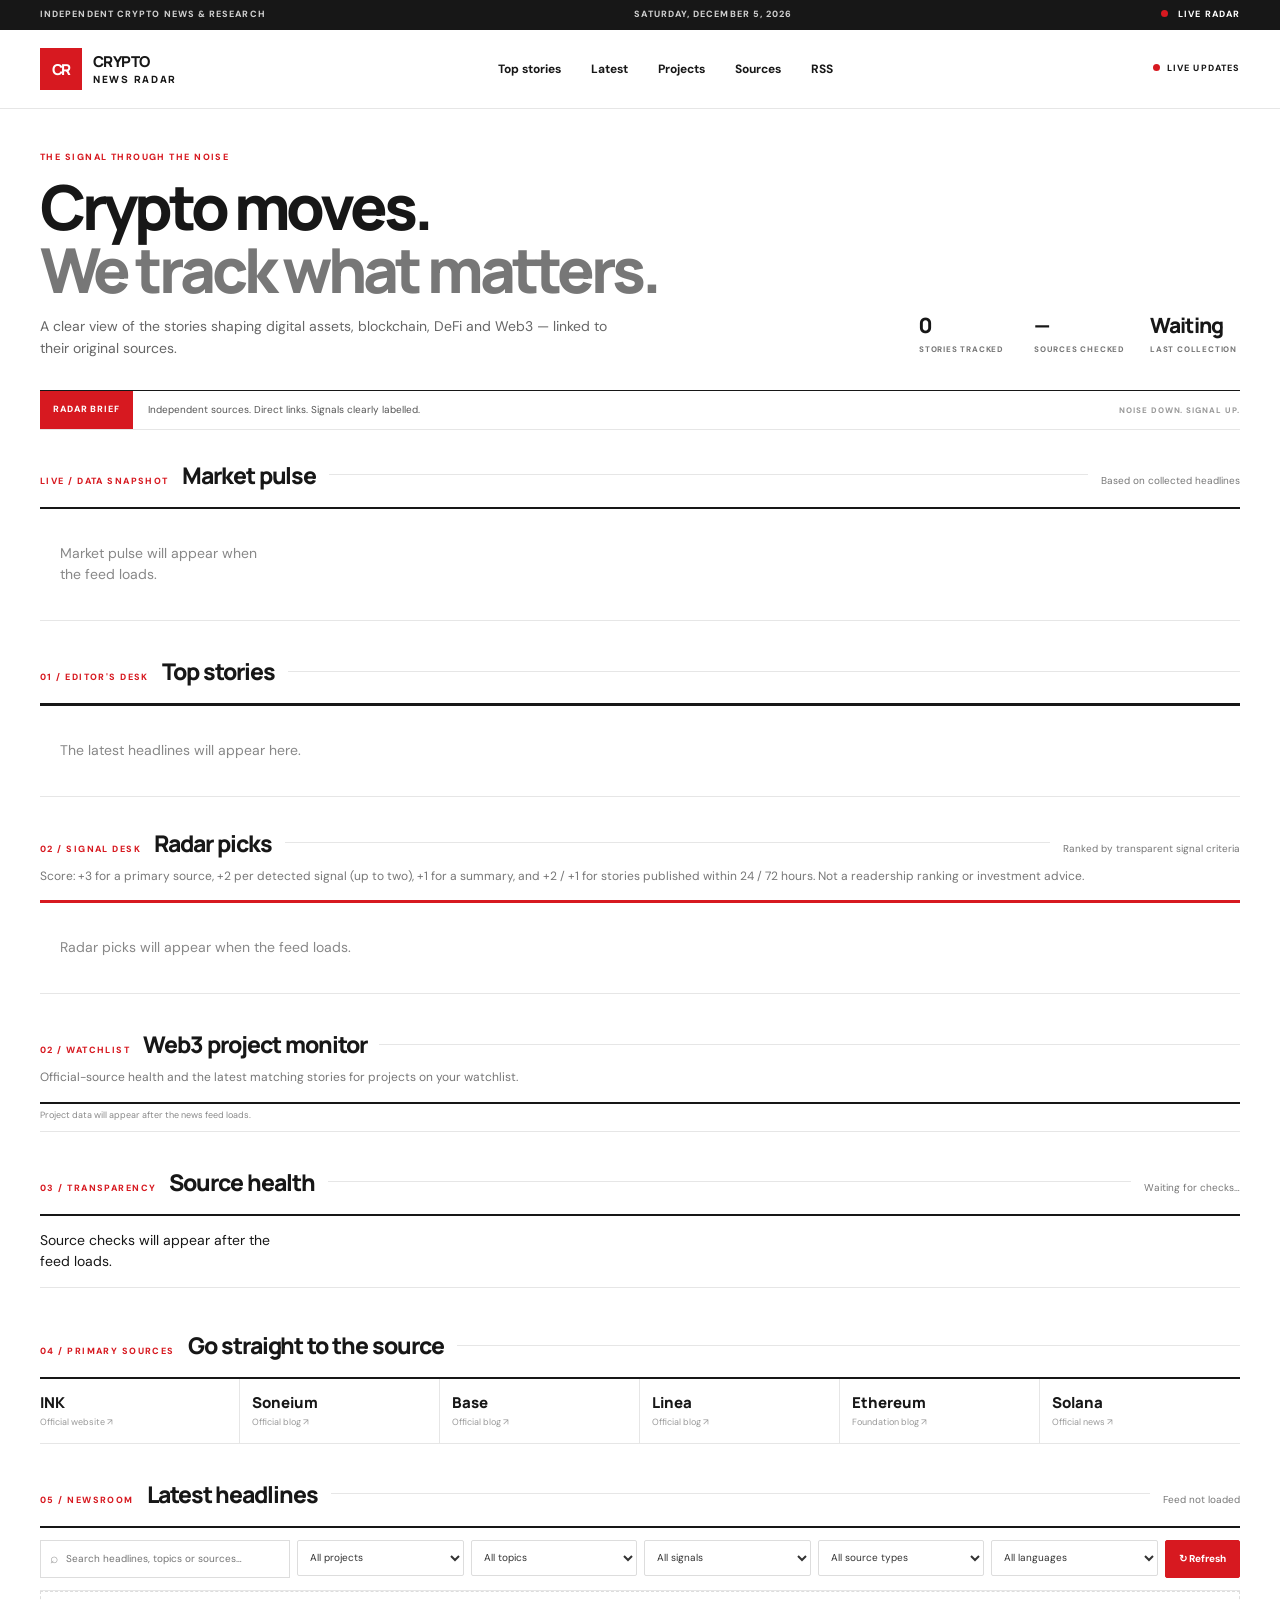
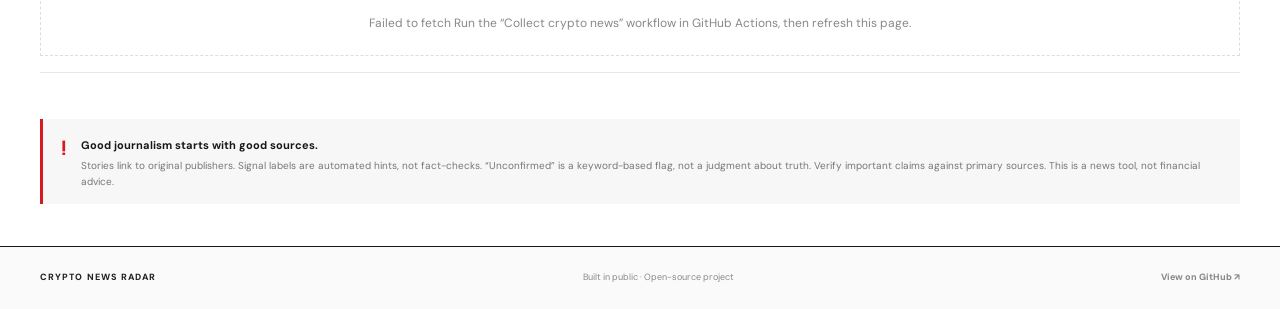
<file: index.html>
<!doctype html>
<html lang="en">
<head>
  <meta charset="utf-8">
  <meta name="viewport" content="width=device-width, initial-scale=1">
  <meta name="theme-color" content="#ffffff">
  <meta name="description" content="Independent crypto news, blockchain updates, DeFi research and Web3 signals — tracked from original sources.">
  <link rel="canonical" href="https://pavel9213.github.io/crypto-news-radar/">
  <link rel="alternate" type="application/rss+xml" title="Crypto News Radar RSS" href="https://pavel9213.github.io/crypto-news-radar/feed.xml">
  <meta property="og:type" content="website">
  <meta property="og:site_name" content="Crypto News Radar">
  <meta property="og:title" content="Crypto News Radar — The crypto briefing">
  <meta property="og:description" content="Independent crypto news, blockchain updates, DeFi research and Web3 signals — tracked from original sources.">
  <meta property="og:url" content="https://pavel9213.github.io/crypto-news-radar/">
  <meta name="twitter:card" content="summary">
  <meta name="twitter:title" content="Crypto News Radar — The crypto briefing">
  <meta name="twitter:description" content="Independent crypto news, blockchain updates, DeFi research and Web3 signals — tracked from original sources.">
  <title>Crypto News Radar — The crypto briefing</title>
  <script type="application/ld+json">
  {"@context":"https://schema.org","@type":"WebSite","name":"Crypto News Radar","url":"https://pavel9213.github.io/crypto-news-radar/","description":"Independent crypto news, blockchain updates, DeFi research and Web3 signals — tracked from original sources."}
  </script>
  <link rel="preconnect" href="https://fonts.googleapis.com">
  <link rel="preconnect" href="https://fonts.gstatic.com" crossorigin>
  <link href="https://fonts.googleapis.com/css2?family=DM+Sans:wght@400;500;600;700;800&family=Manrope:wght@400;500;600;700;800&display=swap" rel="stylesheet">
  <link rel="stylesheet" href="styles.css">
  <script src="app.js?v=20261105-2" defer></script>
</head>
<body>
  <div class="edition-bar"><div class="container edition-inner"><span>INDEPENDENT CRYPTO NEWS &amp; RESEARCH</span><span id="edition-date">THE DAILY BRIEFING</span><span class="edition-live"><i></i> LIVE RADAR</span></div></div>
  <header class="topbar">
    <div class="container topbar-inner">
      <a class="brand" href="./" aria-label="Crypto News Radar home"><span class="brand-mark">CR</span><span class="brand-name">CRYPTO<span>NEWS RADAR</span></span></a>
      <nav class="main-nav" aria-label="Main navigation">
        <a href="#top-stories">Top stories</a><a href="#news">Latest</a><a href="#project-monitor">Projects</a><a href="#sources">Sources</a><a href="feed.xml">RSS</a>
      </nav>
      <div class="header-status"><span class="live-dot"></span><span>LIVE UPDATES</span></div>
    </div>
  </header>

  <main class="container">
    <section class="masthead">
      <div><p class="eyebrow">THE SIGNAL THROUGH THE NOISE</p><h1>Crypto moves.<br><span>We track what matters.</span></h1><p class="masthead-copy">A clear view of the stories shaping digital assets, blockchain, DeFi and Web3 — linked to their original sources.</p></div>
      <div class="stats" aria-live="polite">
        <div><strong id="total-count">—</strong><span>STORIES TRACKED</span></div>
        <div><strong id="source-count">—</strong><span>SOURCES CHECKED</span></div>
        <div><strong id="updated-at">Waiting</strong><span>LAST COLLECTION</span></div>
      </div>
    </section>

    <div class="ticker" aria-label="Newsroom note"><span class="ticker-label">RADAR BRIEF</span><span>Independent sources. Direct links. Signals clearly labelled.</span><span class="ticker-right">NOISE DOWN. SIGNAL UP.</span></div>

    <section id="market-pulse" class="market-pulse-section" aria-labelledby="market-pulse-heading">
      <div class="section-kicker"><span>LIVE / DATA SNAPSHOT</span><h2 id="market-pulse-heading">Market pulse</h2><span class="section-rule"></span><span class="section-summary">Based on collected headlines</span></div>
      <div id="market-pulse-grid" class="market-pulse-grid" aria-live="polite"><p class="loading-note">Market pulse will appear when the feed loads.</p></div>
    </section>

    <section id="top-stories" class="top-stories-section" aria-labelledby="top-stories-heading">
      <div class="section-kicker"><span>01 / EDITOR'S DESK</span><h2 id="top-stories-heading">Top stories</h2><span class="section-rule"></span></div>
      <div id="top-stories-grid" class="top-stories-grid"><p class="loading-note">The latest headlines will appear here.</p></div>
    </section>

    <section id="radar-picks" class="radar-picks-section" aria-labelledby="radar-picks-heading">
      <div class="section-kicker"><span>02 / SIGNAL DESK</span><h2 id="radar-picks-heading">Radar picks</h2><span class="section-rule"></span><span class="section-summary">Ranked by transparent signal criteria</span></div>
      <p class="section-intro">Score: +3 for a primary source, +2 per detected signal (up to two), +1 for a summary, and +2 / +1 for stories published within 24 / 72 hours. Not a readership ranking or investment advice.</p>
      <div id="radar-picks-grid" class="radar-picks-grid" aria-live="polite"><p class="loading-note">Radar picks will appear when the feed loads.</p></div>
    </section>

    <section id="project-monitor" class="project-monitor-section" aria-labelledby="project-monitor-heading">
      <div class="section-kicker"><span>02 / WATCHLIST</span><h2 id="project-monitor-heading">Web3 project monitor</h2><span class="section-rule"></span></div>
      <p class="section-intro">Official-source health and the latest matching stories for projects on your watchlist.</p>
      <div id="project-monitor-grid" class="project-monitor-grid" aria-live="polite"><p class="project-monitor-empty">Project data will appear after the news feed loads.</p></div>
    </section>

    <section id="sources" class="source-health-section" aria-labelledby="source-health-heading">
      <div class="section-kicker"><span>03 / TRANSPARENCY</span><h2 id="source-health-heading">Source health</h2><span class="section-rule"></span><span id="source-health-summary" class="section-summary">Waiting for checks…</span></div>
      <div id="source-health-grid" class="source-health-grid" aria-live="polite"><p class="source-health-empty">Source checks will appear after the feed loads.</p></div>
      <p id="source-health-updated" class="source-health-updated"></p>
    </section>

    <section class="official-section" aria-labelledby="official-heading">
      <div class="section-kicker"><span>04 / PRIMARY SOURCES</span><h2 id="official-heading">Go straight to the source</h2><span class="section-rule"></span></div>
      <div class="official-grid">
        <a class="official-card" href="https://inkonchain.com/" target="_blank" rel="noopener noreferrer"><strong>INK</strong><span>Official website ↗</span></a>
        <a class="official-card" href="https://soneium.org/en/blog" target="_blank" rel="noopener noreferrer"><strong>Soneium</strong><span>Official blog ↗</span></a>
        <a class="official-card" href="https://www.base.org/blog" target="_blank" rel="noopener noreferrer"><strong>Base</strong><span>Official blog ↗</span></a>
        <a class="official-card" href="https://linea.build/blog" target="_blank" rel="noopener noreferrer"><strong>Linea</strong><span>Official blog ↗</span></a>
        <a class="official-card" href="https://blog.ethereum.org/" target="_blank" rel="noopener noreferrer"><strong>Ethereum</strong><span>Foundation blog ↗</span></a>
        <a class="official-card" href="https://solana.com/news" target="_blank" rel="noopener noreferrer"><strong>Solana</strong><span>Official news ↗</span></a>
      </div>
    </section>

    <section id="news" class="news-section" aria-labelledby="news-heading">
      <div class="section-kicker"><span>05 / NEWSROOM</span><h2 id="news-heading">Latest headlines</h2><span class="section-rule"></span><span id="result-count" class="section-summary">Preparing feed…</span></div>
      <section class="toolbar" aria-label="News filters">
        <label class="search-wrap"><span class="sr-only">Search stories</span><span aria-hidden="true">⌕</span><input id="search" type="search" placeholder="Search headlines, topics or sources…"></label>
        <label><span class="sr-only">Filter by project</span><select id="project"><option value="">All projects</option></select></label>
        <label><span class="sr-only">Filter by topic</span><select id="topic"><option value="">All topics</option></select></label>
        <label><span class="sr-only">Filter by signal</span><select id="signal"><option value="">All signals</option><option value="tge">TGE / token launch</option><option value="airdrop">Airdrops</option><option value="snapshot">Snapshots</option><option value="security">Security alerts</option><option value="regulation">Regulation</option><option value="unconfirmed">Unconfirmed / rumors</option></select></label>
        <label><span class="sr-only">Filter by source type</span><select id="trust"><option value="">All source types</option><option value="primary">Primary sources</option><option value="media">Media reports</option></select></label>
        <label><span class="sr-only">Filter by language</span><select id="language"><option value="">All languages</option></select></label>
        <button id="refresh" type="button">↻ Refresh</button>
      </section>
      <div id="status" class="status" role="status">Loading collected news…</div>
      <section id="news-grid" class="news-grid" aria-label="Collected news stories"></section>
      <div id="empty-state" class="empty-state" hidden><span aria-hidden="true">◌</span><h3>No stories match those filters</h3><p>Try a different search or clear one of the filters.</p><button id="clear-filters" type="button">Clear filters</button></div>
    </section>

    <section class="trust-note"><span class="trust-icon" aria-hidden="true">!</span><div><strong>Good journalism starts with good sources.</strong><p>Stories link to original publishers. Signal labels are automated hints, not fact-checks. “Unconfirmed” is a keyword-based flag, not a judgment about truth. Verify important claims against primary sources. This is a news tool, not financial advice.</p></div></section>
  </main>
  <footer><div class="container footer-inner"><span class="footer-brand">CRYPTO NEWS RADAR</span><span>Built in public · Open-source project</span><a href="https://github.com/pavel9213/crypto-news-radar">View on GitHub ↗</a></div></footer>
</body>
</html>
</file>
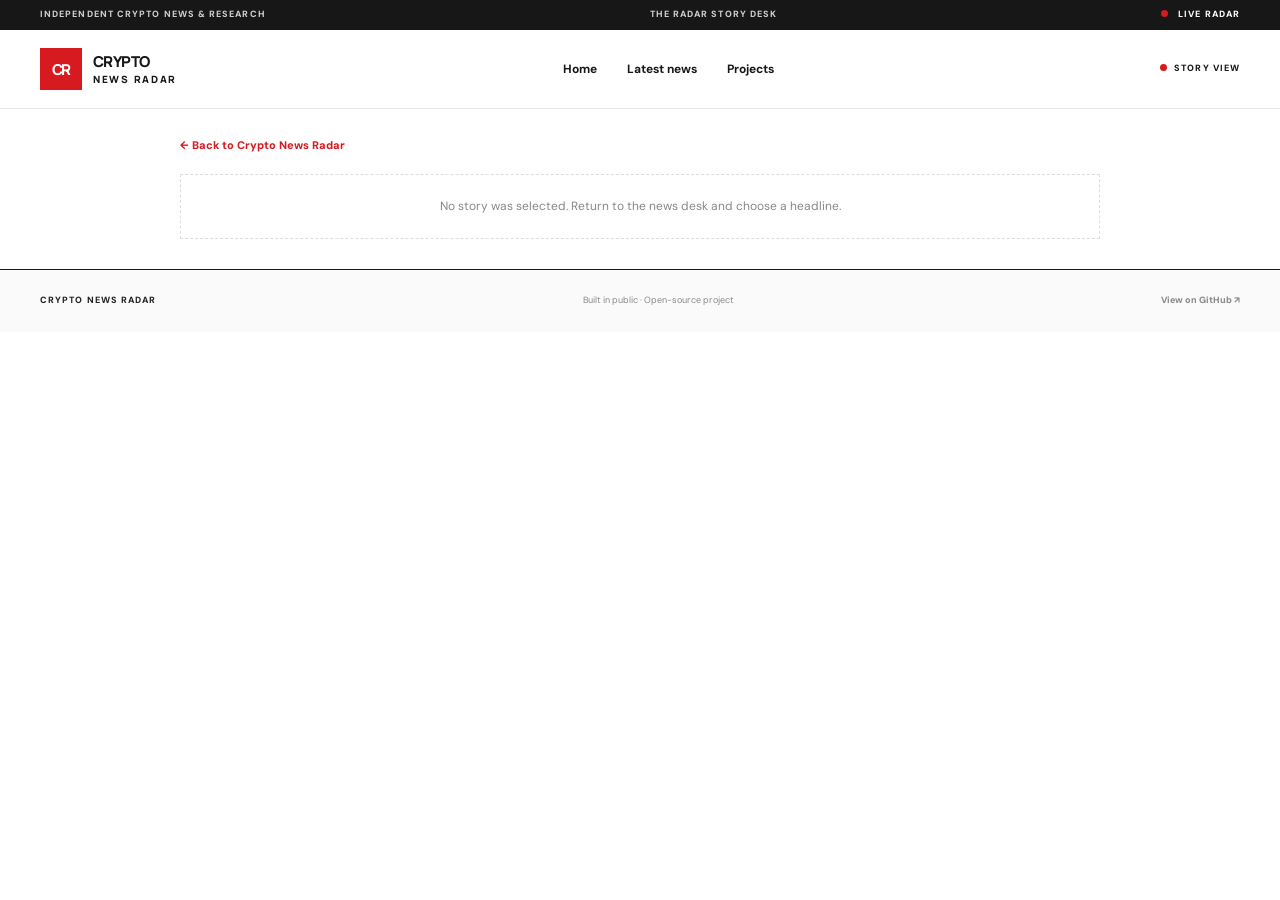
<file: story.html>
<!doctype html>
<html lang="en">
<head>
  <meta charset="utf-8">
  <meta name="viewport" content="width=device-width, initial-scale=1">
  <meta name="theme-color" content="#ffffff">
  <meta name="description" content="Browse crypto headlines, source context and detected Web3 signals on Crypto News Radar.">
  <meta name="robots" content="noindex,follow">
  <link rel="alternate" type="application/rss+xml" title="Crypto News Radar RSS" href="feed.xml">
  <meta property="og:type" content="website">
  <meta property="og:site_name" content="Crypto News Radar">
  <meta name="twitter:card" content="summary">
  <title>Story — Crypto News Radar</title>
  <link rel="preconnect" href="https://fonts.googleapis.com">
  <link rel="preconnect" href="https://fonts.gstatic.com" crossorigin>
  <link href="https://fonts.googleapis.com/css2?family=DM+Sans:wght@400;500;600;700;800&family=Manrope:wght@400;500;600;700;800&display=swap" rel="stylesheet">
  <link rel="stylesheet" href="styles.css">
  <script src="article.js" defer></script>
</head>
<body class="article-page">
  <div class="edition-bar"><div class="container edition-inner"><span>INDEPENDENT CRYPTO NEWS &amp; RESEARCH</span><span>THE RADAR STORY DESK</span><span class="edition-live"><i></i> LIVE RADAR</span></div></div>
  <header class="topbar">
    <div class="container topbar-inner">
      <a class="brand" href="./" aria-label="Crypto News Radar home"><span class="brand-mark">CR</span><span class="brand-name">CRYPTO<span>NEWS RADAR</span></span></a>
      <nav class="main-nav" aria-label="Main navigation"><a href="./">Home</a><a href="./#news">Latest news</a><a href="./#project-monitor">Projects</a></nav>
      <div class="header-status"><span class="live-dot"></span><span>STORY VIEW</span></div>
    </div>
  </header>
  <main class="container article-main">
    <a class="article-back" href="./">← Back to Crypto News Radar</a>
    <div id="article-status" class="status" role="status">Loading story…</div>
    <article id="article-content" class="article-content" hidden></article>
    <section id="related-section" class="related-section" hidden>
      <div class="section-kicker"><span>MORE TO EXPLORE</span><h2>Related stories</h2><span class="section-rule"></span></div>
      <div id="related-stories" class="related-stories"></div>
    </section>
  </main>
  <footer><div class="container footer-inner"><span class="footer-brand">CRYPTO NEWS RADAR</span><span>Built in public · Open-source project</span><a href="https://github.com/pavel9213/crypto-news-radar">View on GitHub ↗</a></div></footer>
</body>
</html>
</file>
<file: styles.css>
:root{color-scheme:light;--bg:#fff;--paper:#fff;--ink:#171717;--muted:#737373;--line:#e6e6e6;--soft:#f6f6f6;--red:#d71920;--red-dark:#b81219;--radius:3px}
*{box-sizing:border-box}html{min-width:320px;scroll-behavior:smooth;background:var(--bg)}body{margin:0;color:var(--ink);font:14px/1.55 "DM Sans",Arial,sans-serif;background:#fff}a{color:inherit}.container{width:min(1200px,calc(100% - 48px));margin:0 auto}
.edition-bar{background:#171717;color:#cfcfcf;font-size:9px;font-weight:800;letter-spacing:.12em}.edition-inner{height:30px;display:flex;align-items:center;justify-content:space-between}.edition-live{color:#fff}.edition-live i,.live-dot{display:inline-block;width:7px;height:7px;border-radius:50%;background:var(--red);margin-right:7px}
.topbar{border-bottom:1px solid var(--line);background:#fff}.topbar-inner{min-height:78px;display:flex;align-items:center;justify-content:space-between;gap:24px}.brand{display:flex;align-items:center;gap:11px;text-decoration:none;flex-shrink:0}.brand-mark{display:grid;place-items:center;width:42px;height:42px;background:var(--red);color:#fff;font:800 15px Manrope,sans-serif;letter-spacing:-.08em}.brand-name{display:grid;font:800 15px/1.05 Manrope,sans-serif;letter-spacing:-.04em}.brand-name span{font-size:10px;letter-spacing:.17em;margin-top:4px}.main-nav{display:flex;align-items:center;gap:30px}.main-nav a{font-size:12px;font-weight:700;text-decoration:none}.main-nav a:hover,.footer-inner a:hover{color:var(--red)}.header-status{font-size:9px;font-weight:800;letter-spacing:.12em;white-space:nowrap}
.masthead{display:flex;justify-content:space-between;align-items:end;gap:36px;padding:42px 0 30px;border-bottom:1px solid var(--ink)}.eyebrow,.section-kicker>span:first-child{margin:0 0 10px;color:var(--red);font-size:9px;font-weight:800;letter-spacing:.16em}.masthead h1{margin:0;font:800 clamp(36px,5vw,62px)/1.02 Manrope,sans-serif;letter-spacing:-.065em}.masthead h1 span{color:#777}.masthead-copy{max-width:570px;margin:15px 0 0;color:#666;font-size:14px}.stats{display:flex;gap:25px;flex-wrap:wrap;padding-bottom:4px}.stats div{display:grid;gap:4px;min-width:90px}.stats strong{font:800 21px Manrope,sans-serif;letter-spacing:-.04em;font-variant-numeric:tabular-nums}.stats span{font-size:8px;color:#777;font-weight:800;letter-spacing:.1em;white-space:nowrap}
.ticker{display:flex;align-items:center;gap:15px;min-height:39px;border-bottom:1px solid var(--line);font-size:10px;color:#555}.ticker-label{align-self:stretch;display:flex;align-items:center;padding:0 13px;background:var(--red);color:white;font-size:9px;font-weight:800;letter-spacing:.1em}.ticker-right{margin-left:auto;font-size:8px;font-weight:800;letter-spacing:.12em;color:#999}
.top-stories-section,.project-monitor-section,.source-health-section,.official-section,.news-section{padding-top:34px}.section-kicker{display:flex;align-items:baseline;gap:13px;margin-bottom:16px}.section-kicker>span:first-child{margin:0;white-space:nowrap}.section-kicker h2{margin:0;font:800 23px Manrope,sans-serif;letter-spacing:-.045em;white-space:nowrap}.section-rule{height:1px;flex:1;background:var(--line);align-self:center}.section-summary{font-size:10px;color:#777;white-space:nowrap}.section-intro{margin:-8px 0 15px;color:#777;font-size:12px}
.top-stories-grid{display:grid;grid-template-columns:minmax(0,1.55fr) minmax(270px,1fr);gap:0;border-top:3px solid var(--ink);border-bottom:1px solid var(--line)}.top-feature{padding:22px 26px 22px 0;border-right:1px solid var(--line)}.top-feature .story-category,.top-side-item .story-category{color:var(--red);font-size:9px;font-weight:800;letter-spacing:.12em;text-transform:uppercase}.top-feature h3{max-width:720px;margin:10px 0;font:800 clamp(25px,3.4vw,42px)/1.13 Manrope,sans-serif;letter-spacing:-.055em}.top-feature h3 a,.top-side-item h3 a{text-decoration:none}.top-feature h3 a:hover,.top-side-item h3 a:hover{color:var(--red)}.top-feature p{max-width:680px;color:#666;font-size:13px}.top-byline{margin-top:18px;color:#888;font-size:10px}.top-side{padding:5px 0 5px 24px;display:grid;grid-template-rows:repeat(3,1fr)}.top-side-item{padding:13px 0;border-bottom:1px solid var(--line)}.top-side-item:last-child{border-bottom:0}.top-side-item h3{margin:5px 0;font:700 15px/1.35 Manrope,sans-serif}.top-side-item p{margin:0;color:#888;font-size:10px}.loading-note{padding:20px;color:#888}
.project-monitor-grid{display:grid;grid-template-columns:repeat(4,minmax(0,1fr));border-top:2px solid var(--ink);border-bottom:1px solid var(--line)}.project-monitor-card{min-width:0;padding:16px 17px 15px;border-right:1px solid var(--line);background:#fff}.project-monitor-card:first-child{padding-left:0}.project-monitor-card:last-child{border-right:0}.project-monitor-card.project-ink{background:#fbf9ff}.project-monitor-top{display:flex;align-items:center;justify-content:space-between;gap:8px}.project-monitor-top h3{margin:0;font:800 19px Manrope,sans-serif}.project-monitor-count{color:#888;font-size:10px}.project-monitor-status{display:inline-flex;align-items:center;gap:6px;margin-top:7px;font-size:9px;font-weight:800}.project-monitor-status i{width:6px;height:6px;border-radius:50%;background:currentColor}.project-monitor-status.healthy{color:#16834e}.project-monitor-status.warning{color:#a36b00}.project-monitor-status.failed{color:#c51f2b}.project-monitor-status.not-connected{color:#7051c8}.project-monitor-note,.project-monitor-empty{margin:5px 0 8px;color:#888;font-size:9px}.project-monitor-latest{display:grid;gap:7px;margin:9px 0;padding:0;list-style:none}.project-monitor-latest li{display:grid;gap:2px;padding-top:7px;border-top:1px solid var(--line)}.project-monitor-latest a{font-size:10px;font-weight:700;line-height:1.35;text-decoration:none}.project-monitor-latest a:hover{color:var(--red)}.project-monitor-latest span{color:#999;font-size:8px}.project-monitor-actions{display:flex;align-items:center;justify-content:space-between;gap:7px;margin-top:10px;padding-top:9px;border-top:1px solid var(--line)}.project-monitor-actions button{min-height:27px;padding:0 8px;border:1px solid var(--line);border-radius:2px;background:#fff;font-size:8px;font-weight:800}.project-monitor-actions a{color:var(--red);font-size:8px;font-weight:800;text-decoration:none;white-space:nowrap}
.source-health-grid{display:grid;grid-template-columns:repeat(5,minmax(0,1fr));border-top:2px solid var(--ink);border-bottom:1px solid var(--line)}.source-health-card{min-width:0;padding:12px 13px;border-right:1px solid var(--line)}.source-health-card:nth-child(5n+1){padding-left:0}.source-health-card:nth-child(5n){border-right:0}.source-health-card-top{display:flex;align-items:center;justify-content:space-between;gap:7px}.source-health-card-top strong{overflow:hidden;font-size:10px;text-overflow:ellipsis;white-space:nowrap}.health-dot{flex:0 0 auto;width:7px;height:7px;border-radius:50%}.health-dot.healthy{background:#16834e}.health-dot.warning{background:#d49a23}.health-dot.failed{background:#c51f2b}.source-health-status{display:inline-block;margin-top:5px;font-size:8px;font-weight:800}.source-health-status.healthy{color:#16834e}.source-health-status.warning{color:#a36b00}.source-health-status.failed{color:#c51f2b}.source-health-card p{overflow-wrap:anywhere;margin:2px 0 0;color:#999;font-size:8px}.source-health-updated{margin:7px 0 0;color:#999;font-size:9px}
.official-grid{display:grid;grid-template-columns:repeat(6,minmax(0,1fr));border-top:2px solid var(--ink);border-bottom:1px solid var(--line)}.official-card{display:grid;gap:3px;padding:13px 12px;border-right:1px solid var(--line);text-decoration:none}.official-card:first-child{padding-left:0}.official-card:last-child{border-right:0}.official-card strong{font:800 15px Manrope,sans-serif}.official-card span{color:#999;font-size:9px}.official-card:hover strong{color:var(--red)}
.news-section{padding-bottom:20px}.toolbar{display:grid;grid-template-columns:minmax(190px,1.5fr) repeat(5,minmax(110px,1fr)) auto;gap:7px;padding:12px 0;border-top:2px solid var(--ink);border-bottom:1px solid var(--line)}.toolbar label{min-width:0}.toolbar select,.toolbar input,.toolbar button{width:100%;min-height:36px;border:1px solid #ddd;border-radius:2px;color:#333;background:#fff;font:inherit;font-size:10px}.toolbar select{padding:0 8px}.search-wrap{display:flex;align-items:center;gap:8px;padding:0 9px;border:1px solid #ddd;color:#999}.search-wrap input{min-width:0;padding:0;border:0;outline:0}.toolbar button,button{width:auto;padding:0 13px;cursor:pointer;font-weight:800}.toolbar button{border-color:var(--red);background:var(--red);color:#fff}.toolbar button:hover{background:var(--red-dark)}
.news-grid{display:grid;grid-template-columns:repeat(3,minmax(0,1fr));column-gap:25px;row-gap:0;border-top:1px solid var(--line);margin-top:16px}.story{display:flex;flex-direction:column;min-height:205px;padding:17px 0 16px;border-bottom:1px solid var(--line);background:#fff}.story-meta{display:flex;justify-content:space-between;align-items:center;gap:8px;margin-bottom:9px;color:#999;font-size:9px}.topic-pill{color:var(--red);font-size:9px;font-weight:800;text-transform:uppercase;letter-spacing:.06em}.project-row{display:flex;flex-wrap:wrap;gap:5px;margin-bottom:7px}.project-pill{padding:2px 5px;background:#f2f2f2;color:#555;font-size:8px;font-weight:800}.signal-row{display:flex;flex-wrap:wrap;gap:5px;margin:0 0 8px}.signal-pill{display:inline-flex;align-items:center;padding:2px 6px;border:1px solid #e3e3e3;color:#777;background:#fafafa;font-size:8px;font-weight:800}.signal-security{border-color:#f0c8ca;color:#bd2831;background:#fff8f8}.signal-unconfirmed{border-color:#eed9a8;color:#966400;background:#fffbf1}.signal-tge,.signal-airdrop,.signal-snapshot{border-color:#c8e4da;color:#16744d;background:#f6fcf8}.signal-regulation{border-color:#d8d0ed;color:#7155a8;background:#faf8ff}.trust-label{display:inline-block;margin-left:4px;padding:2px 4px;font-size:8px;white-space:nowrap}.trust-primary{color:#16744d;background:#edf8f1}.trust-media{color:#777;background:#f2f2f2}.story h3{margin:0 0 8px;font:700 15px/1.35 Manrope,sans-serif;letter-spacing:-.025em}.story h3 a{text-decoration:none}.story h3 a:hover{color:var(--red)}.story-summary{display:-webkit-box;overflow:hidden;margin:0 0 10px;color:#777;font-size:10px;-webkit-box-orient:vertical;-webkit-line-clamp:3}.story-footer{display:flex;justify-content:space-between;align-items:center;gap:8px;margin-top:auto;padding-top:9px;border-top:1px solid #f0f0f0;color:#999;font-size:8px}.story-footer a{color:var(--red);font-weight:800;text-decoration:none;white-space:nowrap}
.status,.empty-state{padding:22px;border:1px dashed #ddd;color:#888;text-align:center;font-size:12px}.empty-state{margin-top:12px}.empty-state>span{color:var(--red);font-size:28px}.empty-state h3{color:var(--ink);margin:6px 0}.empty-state p{margin:0 0 12px}.empty-state button{min-height:34px;border:1px solid var(--red);border-radius:2px;background:#fff;color:var(--red)}
.trust-note{display:flex;gap:13px;margin:26px 0 42px;padding:15px 17px;border-left:3px solid var(--red);background:#f7f7f7}.trust-icon{color:var(--red);font:800 20px Manrope,sans-serif}.trust-note strong{font-size:11px}.trust-note p{margin:3px 0 0;color:#777;font-size:10px}
footer{border-top:1px solid var(--ink);background:#fafafa}.footer-inner{display:flex;justify-content:space-between;align-items:center;gap:16px;min-height:62px;color:#888;font-size:9px}.footer-brand{color:#222;font-weight:800;letter-spacing:.12em}.footer-inner a{text-decoration:none;font-weight:800}
.sr-only{position:absolute;width:1px;height:1px;padding:0;margin:-1px;overflow:hidden;clip:rect(0,0,0,0);white-space:nowrap;border:0}[hidden]{display:none!important}
@media(max-width:950px){.masthead{align-items:start;flex-direction:column}.stats{width:100%}.toolbar{grid-template-columns:repeat(3,minmax(0,1fr))}.search-wrap{grid-column:span 3}.project-monitor-grid{grid-template-columns:repeat(2,minmax(0,1fr))}.project-monitor-card:nth-child(2){border-right:0}.project-monitor-card:nth-child(n+3){border-top:1px solid var(--line)}.source-health-grid{grid-template-columns:repeat(3,minmax(0,1fr))}.source-health-card:nth-child(5n){border-right:1px solid var(--line)}.source-health-card:nth-child(3n){border-right:0}.source-health-card:nth-child(3n+1){padding-left:0}.official-grid{grid-template-columns:repeat(3,minmax(0,1fr))}.official-card:nth-child(3){border-right:0}.official-card:nth-child(n+4){border-top:1px solid var(--line)}}
@media(max-width:650px){.container{width:calc(100% - 30px)}.edition-inner{height:27px;font-size:7px}.edition-inner>span:nth-child(2){display:none}.topbar-inner{min-height:65px;gap:12px}.brand-mark{width:36px;height:36px}.brand-name{font-size:12px}.brand-name span{font-size:8px}.main-nav{gap:12px}.main-nav a{font-size:9px}.main-nav a:nth-child(3){display:none}.header-status{display:none}.masthead{padding:30px 0 22px}.masthead h1{font-size:39px}.masthead-copy{font-size:12px}.stats{gap:15px}.stats div{min-width:0}.stats strong{font-size:17px}.stats span{font-size:7px}.ticker{font-size:8px;gap:8px}.ticker-right{display:none}.section-kicker{gap:8px;flex-wrap:wrap}.section-kicker h2{font-size:19px}.section-summary{margin-left:auto}.top-stories-grid{grid-template-columns:1fr}.top-feature{padding:17px 0;border-right:0;border-bottom:1px solid var(--line)}.top-feature h3{font-size:29px}.top-side{padding:0;grid-template-rows:none}.top-side-item{padding:11px 0}.project-monitor-grid{grid-template-columns:1fr 1fr}.project-monitor-card{padding:13px 10px}.project-monitor-card:first-child{padding-left:10px}.project-monitor-actions{flex-wrap:wrap}.project-monitor-actions button{width:100%}.source-health-grid{grid-template-columns:repeat(2,minmax(0,1fr))}.source-health-card:nth-child(3n){border-right:1px solid var(--line)}.source-health-card:nth-child(2n){border-right:0}.source-health-card:nth-child(2n+1){padding-left:0}.official-grid{grid-template-columns:repeat(2,minmax(0,1fr))}.official-card:nth-child(3){border-right:1px solid var(--line)}.official-card:nth-child(2n){border-right:0}.official-card:nth-child(n+3){border-top:1px solid var(--line)}.toolbar{grid-template-columns:repeat(2,minmax(0,1fr))}.search-wrap{grid-column:span 2}.toolbar label{min-width:0}.toolbar button{width:100%}.news-grid{grid-template-columns:1fr}.story{min-height:0}.footer-inner{align-items:flex-start;flex-direction:column;justify-content:center;padding-top:14px;padding-bottom:14px;gap:5px}}
@media(prefers-reduced-motion:reduce){html{scroll-behavior:auto}}
.market-pulse-section{padding-top:29px}.market-pulse-grid{display:grid;grid-template-columns:repeat(5,minmax(0,1fr));border-top:2px solid var(--ink);border-bottom:1px solid var(--line)}.pulse-topic,.pulse-summary{min-width:0;padding:13px 15px;border-right:1px solid var(--line)}.pulse-topic:first-child{padding-left:0}.pulse-summary{border-right:0}.pulse-label{display:block;color:var(--red);font-size:8px;font-weight:800;letter-spacing:.13em}.pulse-topic>strong{display:block;margin:5px 0 2px;font:800 16px Manrope,sans-serif;text-transform:capitalize}.pulse-count{font:700 12px Manrope,sans-serif}.pulse-count small{color:#999;font:400 9px "DM Sans",sans-serif}.pulse-meter{display:block;height:3px;margin-top:9px;background:#eee}.pulse-meter i{display:block;height:100%;background:var(--red)}.pulse-summary>strong{display:block;margin:3px 0 0;font:800 23px Manrope,sans-serif}.pulse-caption{display:block;color:#888;font-size:9px}.pulse-signal-list{display:flex;flex-wrap:wrap;gap:5px;margin-top:9px}.pulse-signal-list span{padding:3px 5px;background:#f5f5f5;color:#666;font-size:8px}.pulse-signal-list b{color:var(--red)}
@media(max-width:950px){.market-pulse-grid{grid-template-columns:repeat(3,minmax(0,1fr))}.pulse-topic:nth-child(3){border-right:0}.pulse-topic:nth-child(n+4){border-top:1px solid var(--line)}.pulse-topic:nth-child(4){padding-left:0}.pulse-summary{border-top:1px solid var(--line)}}
@media(max-width:650px){.market-pulse-grid{grid-template-columns:repeat(2,minmax(0,1fr))}.pulse-topic:nth-child(3){border-right:1px solid var(--line)}.pulse-topic:nth-child(2n){border-right:0}.pulse-topic:nth-child(n+3){border-top:1px solid var(--line)}.pulse-topic:nth-child(odd){padding-left:0}.pulse-summary{grid-column:span 2;padding-left:0}}


/* Radar Picks — editorial shortlist */
.radar-picks-section{padding-top:30px}
.radar-picks-grid{display:grid;grid-template-columns:repeat(3,minmax(0,1fr));border-top:3px solid var(--red);border-bottom:1px solid var(--line)}
.radar-pick{display:flex;flex-direction:column;min-width:0;padding:16px 18px 15px;border-right:1px solid var(--line)}
.radar-pick:first-child{padding-left:0}
.radar-pick:last-child{border-right:0}
.radar-pick-rank{display:flex;align-items:center;justify-content:space-between;gap:10px;margin-bottom:12px;color:var(--red);font-size:9px;font-weight:800;letter-spacing:.12em}
.radar-pick-score{padding:3px 6px;background:#f7f7f7;color:#555;font-size:8px;letter-spacing:.04em}
.radar-pick h3{margin:0 0 9px;font:800 17px/1.3 Manrope,sans-serif;letter-spacing:-.035em}
.radar-pick h3 a{text-decoration:none}
.radar-pick h3 a:hover{color:var(--red)}
.radar-pick-summary{display:-webkit-box;overflow:hidden;margin:0 0 12px;color:#777;font-size:10px;-webkit-box-orient:vertical;-webkit-line-clamp:3}
.radar-pick-signals{display:flex;flex-wrap:wrap;gap:5px;margin:0 0 12px}
.radar-pick-footer{display:flex;flex-wrap:wrap;gap:5px;margin-top:auto;padding-top:10px;border-top:1px solid #eee;color:#999;font-size:8px}
.radar-pick-footer strong{color:#555}
.radar-picks-empty{padding:16px 0;color:#888;font-size:11px}
@media(max-width:700px){.radar-picks-grid{grid-template-columns:1fr}.radar-pick,.radar-pick:first-child{padding:14px 0;border-right:0;border-bottom:1px solid var(--line)}.radar-pick:last-child{border-bottom:0}}


/* Article preview images: graceful fallback when publishers expose no image */
.story-image{position:relative;display:flex;align-items:center;justify-content:center;overflow:hidden;isolation:isolate;background:linear-gradient(135deg,#f4f4f4 0%,#e9e9e9 52%,#f8f8f8 100%);color:#999;min-height:112px;margin-bottom:12px}
.story-image>span{font:800 9px Manrope,sans-serif;letter-spacing:.2em;opacity:.7}
.story-image img{position:absolute;inset:0;width:100%;height:100%;object-fit:cover}
.story-image-feature{height:245px;margin:0 0 18px;background:linear-gradient(135deg,#f1f1f1,#dedede)}
.story-image-feature>span{font-size:11px}
.top-side-item{display:flex;align-items:flex-start;gap:12px}
.story-image-side{flex:0 0 104px;height:74px;min-height:74px;margin:2px 0 0}
.top-side-copy{min-width:0;flex:1}
.story-image-pick{height:132px;margin:0 0 13px}
.story-image-card{height:145px;margin:-17px 0 13px}
@media(max-width:650px){.story-image-feature{height:190px}.story-image-side{flex-basis:92px;height:68px;min-height:68px}.story-image-card{height:180px}}


/* Dedicated story pages */
.article-main{max-width:920px;padding-top:25px;padding-bottom:30px}
.article-back{display:inline-block;margin:0 0 20px;color:var(--red);font-size:11px;font-weight:800;text-decoration:none}
.article-content{border-top:3px solid var(--ink)}
.article-kicker{display:flex;justify-content:space-between;gap:12px;padding:15px 0;color:var(--red);font-size:9px;font-weight:800;letter-spacing:.13em}
.article-kicker span:last-child{color:#777}
.article-tags{display:flex;flex-wrap:wrap;gap:6px;margin:8px 0 13px}
.article-tag{padding:4px 7px;background:#f3f3f3;color:#666;font-size:9px;font-weight:800;text-transform:uppercase;letter-spacing:.04em}
.article-project-tag{background:#fff2f2;color:var(--red)}
.article-content h1{max-width:900px;margin:0 0 17px;font:800 clamp(31px,5.2vw,56px)/1.08 Manrope,sans-serif;letter-spacing:-.06em}
.article-byline{display:flex;flex-wrap:wrap;gap:12px;margin-bottom:20px;padding-bottom:14px;border-bottom:1px solid var(--line);color:#888;font-size:11px}
.article-byline strong{color:#333}
.article-hero-image{margin:0 0 25px}
.article-hero-image img{display:block;width:100%;max-height:490px;object-fit:cover;background:#f1f1f1}
.article-hero-image figcaption{margin-top:6px;color:#999;font-size:9px}
.article-image-fallback{display:grid;place-items:center;min-height:250px;margin-bottom:25px;background:linear-gradient(135deg,#f4f4f4,#e5e5e5,#f8f8f8);color:#999}
.article-image-fallback span{font:800 11px Manrope,sans-serif;letter-spacing:.2em}
.article-summary{padding:20px 23px;border-left:3px solid var(--red);background:#f7f7f7}
.article-summary>span,.article-source-box>div>span{color:var(--red);font-size:9px;font-weight:800;letter-spacing:.13em}
.article-summary p{margin:8px 0 0;color:#333;font:500 17px/1.65 Manrope,sans-serif}
.article-signals{margin:25px 0;padding:18px 0;border-top:1px solid var(--line);border-bottom:1px solid var(--line)}
.article-signals h2{margin:0 0 10px;font:800 17px Manrope,sans-serif}
.article-signals>div{display:flex;flex-wrap:wrap;gap:6px}
.article-signals>p{margin:9px 0 0;color:#999;font-size:9px}
.article-source-box{display:flex;align-items:center;justify-content:space-between;gap:15px;margin-top:25px;padding:16px 18px;border:1px solid var(--line)}
.article-source-box>div{display:grid;gap:4px}
.article-source-box>div strong{font:800 16px Manrope,sans-serif}
.article-source-box>a{padding:10px 13px;background:var(--red);color:#fff;font-size:10px;font-weight:800;text-decoration:none;white-space:nowrap}
.article-source-box>a:hover{background:var(--red-dark)}
.article-disclaimer{margin:14px 0 0;color:#999;font-size:9px;line-height:1.6}
.related-section{padding:15px 0 40px}
.related-stories{display:grid;grid-template-columns:repeat(3,minmax(0,1fr));border-top:2px solid var(--ink);border-bottom:1px solid var(--line)}
.related-card{padding:13px 15px;border-right:1px solid var(--line)}
.related-card:first-child{padding-left:0}
.related-card:last-child{border-right:0}
.related-card>span{color:var(--red);font-size:8px;font-weight:800;text-transform:uppercase}
.related-card h3{margin:6px 0;font:700 14px/1.35 Manrope,sans-serif}
.related-card h3 a{text-decoration:none}
.related-card h3 a:hover{color:var(--red)}
.related-card p{margin:0;color:#999;font-size:9px}
@media(max-width:650px){.article-main{padding-top:18px}.article-content h1{font-size:34px}.article-image-fallback{min-height:180px}.article-summary{padding:15px}.article-summary p{font-size:14px}.article-source-box{align-items:flex-start;flex-direction:column}.related-stories{grid-template-columns:1fr}.related-card,.related-card:first-child{padding:12px 0;border-right:0;border-bottom:1px solid var(--line)}.related-card:last-child{border-bottom:0}}
</file>
